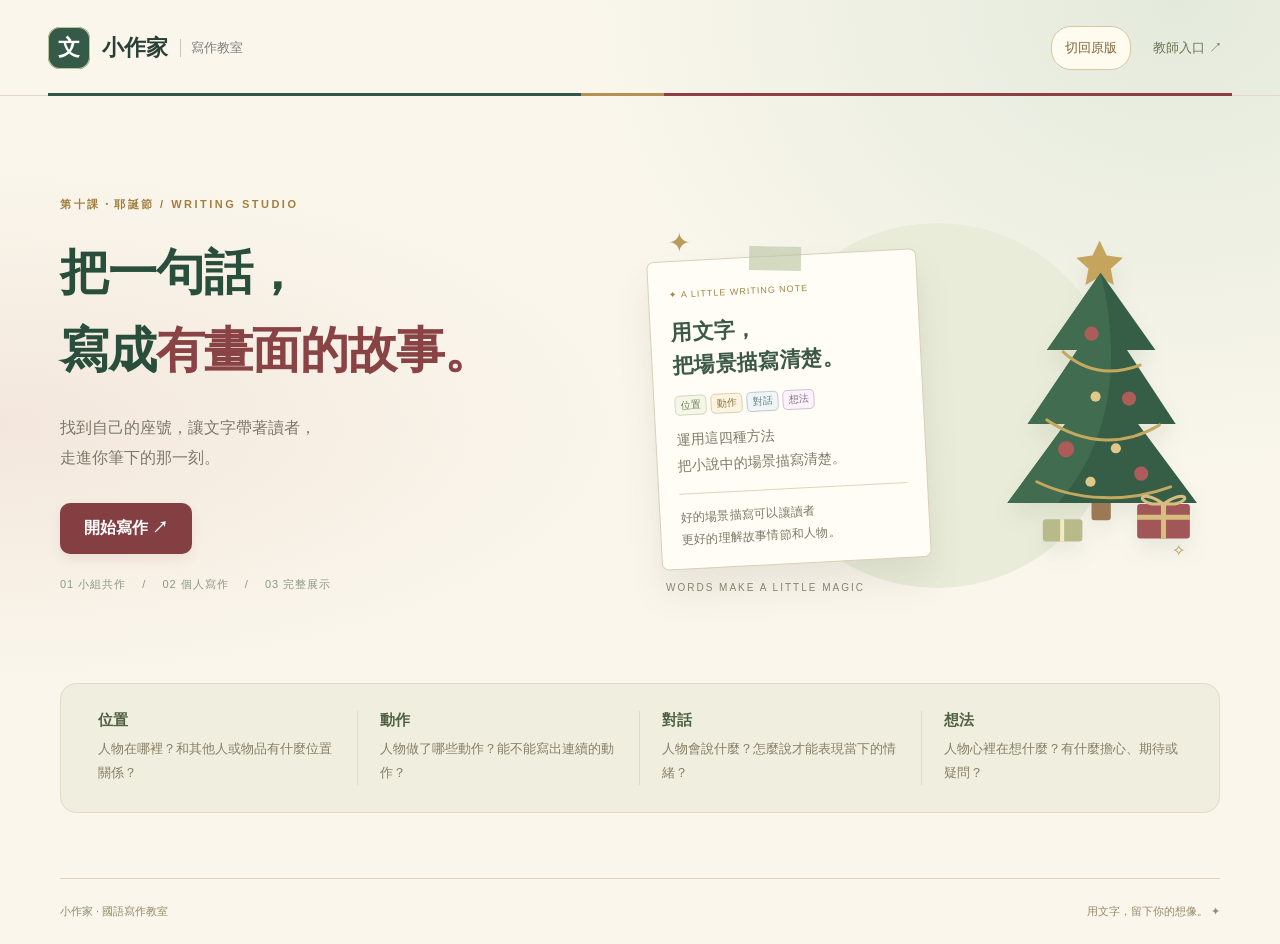
<file: public/index.html>
<!doctype html>
<html lang="zh-Hant">
<head><meta charset="utf-8"><meta name="viewport" content="width=device-width,initial-scale=1,viewport-fit=cover"><meta name="theme-color" content="#355b48"><title>小作家・耶誕節寫作教室</title><meta name="description" content="運用位置、動作、對話、想法，完成有畫面的故事。"><link rel="stylesheet" href="./styles.css?v=20261125-text-09"><link rel="preload" as="script" href="./app.bundle.js?v=20261125-text-09"></head>
<body class="christmas"><div class="app"><header><a href="#" onclick="event.preventDefault();if(window.home)home()"><span class="logo">文</span>小作家 <small>寫作教室</small></a><div class="header-actions"><button class="theme-toggle" id="theme-toggle" data-boot-control disabled onclick="toggleChristmas()">切回原版</button><button class="text-btn" data-boot-control disabled onclick="teacherEntry()">教師入口 ↗</button></div></header><main><div id="global-message" class="alert" role="alert" hidden></div><div id="startup-status" class="connection-status" role="status">寫作教室載入中，請稍候…</div><div id="app"><div class="hero"><div class="hero-copy"><span class="eyebrow"><span class="everyday-only">OUR LITTLE WRITING STUDIO</span><span class="holiday-only">第十課・耶誕節 / WRITING STUDIO</span></span><h1>把一句話，<br>寫成<span>有畫面的故事。</span></h1><p>找到自己的座號，讓文字帶著讀者，<br>走進你筆下的那一刻。</p><button disabled aria-disabled="true" class="primary">開始寫作 ↗</button><div class="micro">01 小組共作　 /　 02 個人寫作　 /　 03 完整展示</div></div><div class="illustration everyday-art"><div class="orb"></div><div class="paper"><div class="paper-top">STORY NOTE ✦</div><h2>故事，從這裡開始。</h2><p>用位置、動作、對話與想法，<br>寫出有畫面的故事。</p><div class="fake-line"></div><div class="fake-line short"></div><span class="tag tag1">位置</span><span class="tag tag2">動作</span><span class="tag tag3">對話</span><span class="tag tag4">想法</span></div></div><div class="holiday-art"><div class="holiday-halo"></div><svg class="holiday-tree" viewBox="0 0 240 340" aria-hidden="true" xmlns="http://www.w3.org/2000/svg"><path d="M116 29l7 15 16 2-12 11 3 16-14-8-14 8 3-16-12-11 16-2z" fill="#c5a45d"/><rect x="108" y="253" width="19" height="52" rx="3" fill="#9a7954"/><path d="M117 61L64 137h30l-49 73h37l-57 78h187l-58-78h37l-48-73h28z" fill="#365d46"/><path d="M117 61L64 137h30l-49 73h37l-57 78h50c49-55 65-131 42-227" fill="#426c50"/><path d="M80 139c23 21 49 23 76 13M64 206c39 26 78 25 111 5M54 267c39 19 89 21 132 5" fill="none" stroke="#c3a85e" stroke-width="3" stroke-linecap="round"/><g fill="#ac5c59"><circle cx="108" cy="121" r="7"/><circle cx="145" cy="185" r="7"/><circle cx="83" cy="235" r="8"/><circle cx="157" cy="259" r="7"/></g><g fill="#dfc88a"><circle cx="112" cy="183" r="5"/><circle cx="132" cy="234" r="5"/><circle cx="107" cy="267" r="5"/></g><rect x="153" y="289" width="52" height="34" rx="3" fill="#a15757"/><path d="M179 289v34M153 302h52" stroke="#d8bd81" stroke-width="5"/><path d="M179 289c-21-15-29-4-11 0zm0 0c21-15 29-4 11 0z" fill="none" stroke="#d8bd81" stroke-width="3"/><rect x="60" y="304" width="39" height="22" rx="3" fill="#b8ba8a"/><path d="M79 304v22" stroke="#f5e9c4" stroke-width="4"/></svg><div class="holiday-note"><small>✦ A LITTLE WRITING NOTE</small><h2>用文字，<br>把場景描寫清楚。</h2><div class="note-skills"><span>位置</span><span>動作</span><span>對話</span><span>想法</span></div><p class="note-methods">運用這四種方法<br>把小說中的場景描寫清楚。</p><p class="note-closing">好的場景描寫可以讓讀者<br>更好的理解故事情節和人物。</p></div><span class="holiday-star">✦</span><span class="holiday-star second">✧</span><span class="holiday-caption">WORDS MAKE A LITTLE MAGIC</span></div></div><section class="bottom-strip"><div><b>位置</b><span>人物在哪裡？和其他人或物品有什麼位置關係？</span></div><div><b>動作</b><span>人物做了哪些動作？能不能寫出連續的動作？</span></div><div><b>對話</b><span>人物會說什麼？怎麼說才能表現當下的情緒？</span></div><div><b>想法</b><span>人物心裡在想什麼？有什麼擔心、期待或疑問？</span></div></section></div><noscript>請啟用瀏覽器 JavaScript 後再使用寫作教室。</noscript></main><footer><span>小作家 · 國語寫作教室</span><span>用文字，留下你的想像。 ✦</span></footer></div><script>(function(){
 window.__WRITER_READY__=false;
 window.__writerStartupError=function(){
  if(window.__WRITER_READY__)return;
  var status=document.getElementById('startup-status');
  if(status){status.hidden=false;status.innerHTML='寫作教室尚未載入完成，請檢查網路後<a class="text-btn" href="./?retry=20261125-text-09">重新載入</a>。';}
 };
 window.addEventListener('error',function(e){if(!window.__WRITER_READY__&&(e.target&&e.target.tagName==='SCRIPT'||e.error))window.__writerStartupError();},true);
 window.addEventListener('unhandledrejection',function(){if(!window.__WRITER_READY__)window.__writerStartupError();});
 setTimeout(function(){if(!window.__WRITER_READY__)window.__writerStartupError();},8000);
})();</script><script defer src="./app.bundle.js?v=20261125-text-09"></script></body>
</html>
</file>
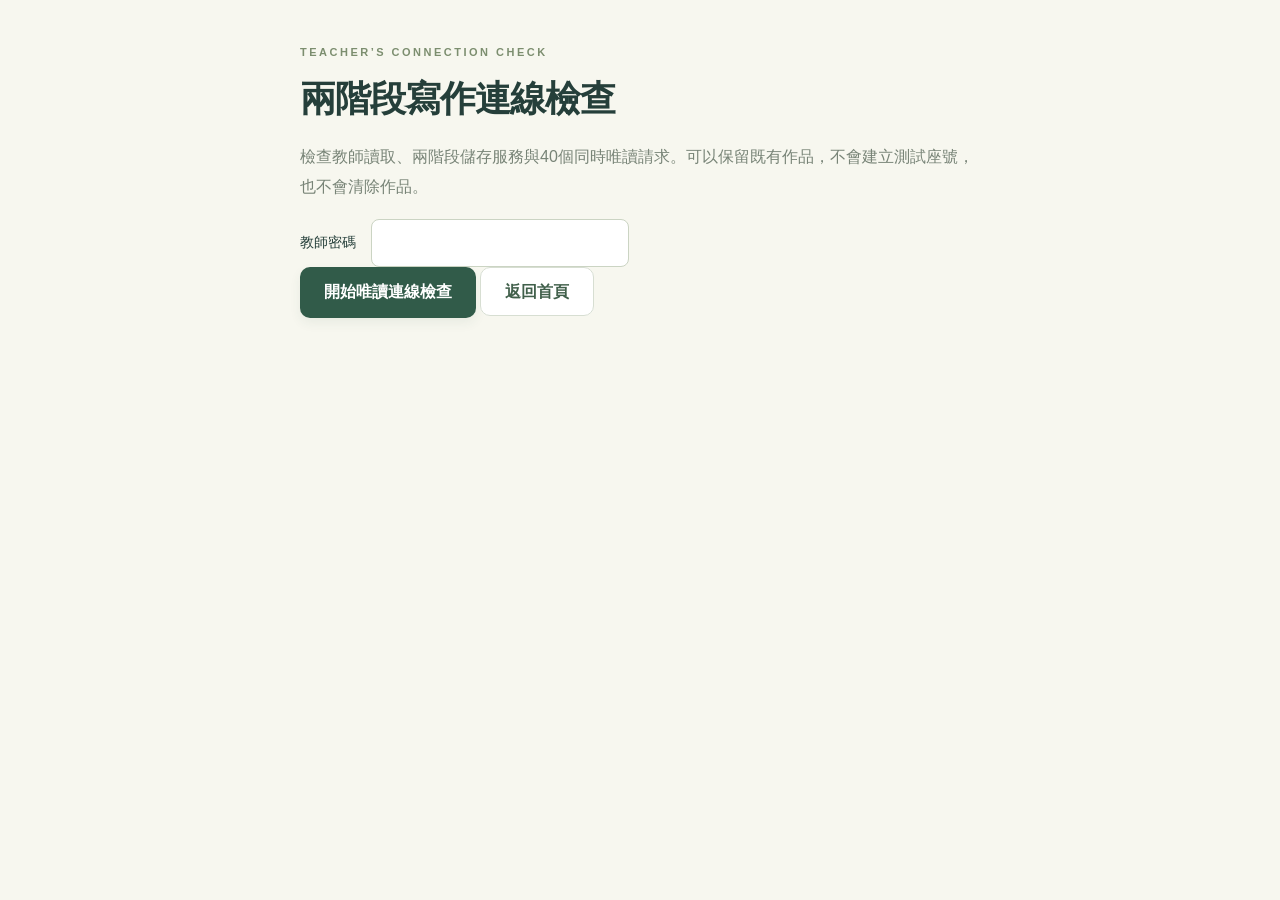
<file: public/connection-check.html>
<!doctype html><html lang="zh-Hant"><head><meta charset="utf-8"><meta name="viewport" content="width=device-width,initial-scale=1"><title>兩階段寫作・唯讀連線檢查</title><link rel="stylesheet" href="./styles.css?v=20261118-observers-06"></head><body><main style="max-width:760px"><span class="eyebrow">TEACHER’S CONNECTION CHECK</span><h1>兩階段寫作連線檢查</h1><p>檢查教師讀取、兩階段儲存服務與40個同時唯讀請求。可以保留既有作品，不會建立測試座號，也不會清除作品。</p><form id="test-form"><label class="code">教師密碼<input id="test-pin" type="password" required autocomplete="off"></label><button class="primary" id="run-test">開始唯讀連線檢查</button> <a class="secondary" href="./index.html">返回首頁</a></form><section id="test-log" role="status" aria-live="polite" style="margin-top:25px"></section></main><script type="module" src="./connection-check.js?v=20261118-observers-06"></script></body></html>
</file>
<file: public/styles.css>
*{box-sizing:border-box}body{margin:0;font-family:"Noto Sans TC","Microsoft JhengHei",sans-serif;color:#253f3a;background:#f7f7ef}button,input,textarea{font:inherit}button,a,input,textarea{touch-action:manipulation}button{cursor:pointer;border:0}button:disabled{opacity:.45;cursor:not-allowed}a{color:inherit;text-decoration:none}header{height:96px;max-width:1320px;margin:auto;padding:0 48px;display:flex;align-items:center;justify-content:space-between;border-bottom:1px solid #dfe4d8}header a{font-size:22px;font-weight:bold;display:flex;align-items:center;gap:12px}header small{font-size:13px;font-weight:normal;color:#74817a;padding-left:10px;border-left:1px solid #bfc9bc}.logo{background:#315b49;color:#fff;border-radius:12px;display:inline-grid;place-items:center;width:42px;height:42px;font-family:serif}.header-note{font-size:12px;color:#7b877a}.text-btn{background:none;color:#52705e;padding:10px;font-size:14px}.app{min-height:100vh}main{max-width:1240px;min-height:calc(100vh - 180px);margin:auto;padding:42px 40px 65px}h1{font-size:36px;line-height:1.5;letter-spacing:-1px;margin:12px 0}p{line-height:1.9;color:#788477}.eyebrow{font-size:11px;letter-spacing:2.5px;font-weight:bold;color:#7c8e6f}.hero{display:grid;grid-template-columns:1.08fr 1fr;align-items:center;min-height:510px;gap:38px}.hero h1{font-family:Georgia,"Microsoft JhengHei",serif;font-size:49px;line-height:1.6;margin:22px 0}.hero h1 span{color:#527b53}.hero p{font-size:16px;margin-bottom:30px}.primary,.secondary{border-radius:10px;padding:15px 24px;font-weight:bold;min-height:48px}.primary{background:#315b49;color:white;box-shadow:0 5px 12px #315b4912}.primary b{margin-left:36px}.secondary{background:#fff;border:1px solid #d7ded2;color:#41604b}.micro{font-size:11px;color:#8c9886;margin-top:23px;letter-spacing:1px}.illustration{position:relative;height:420px;display:grid;place-items:center}.orb{position:absolute;width:360px;height:360px;border-radius:50%;background:#e6ead7}.paper{width:330px;height:340px;background:#fffef8;box-shadow:0 24px 45px #42563817;border:1px solid #e0e3d7;transform:rotate(-7deg);padding:30px;position:relative;border-radius:6px}.paper-top{font-size:10px;letter-spacing:3px;color:#8f9d83;display:flex;justify-content:space-between;border-bottom:1px solid #e3e6db;padding-bottom:20px}.paper h2{font-size:21px;margin:27px 0 17px}.paper p{font-size:15px;line-height:2.3}.fake-line{height:1px;background:#e6e8de;margin:24px 0;width:95%}.fake-line.short{width:65%}.tag{position:absolute;padding:10px 22px;border-radius:7px;font-size:14px;box-shadow:0 5px 12px #3344330c;transform:rotate(7deg)}.tag1{top:50px;left:-40px;background:#d8e6ce}.tag2{right:-38px;top:140px;background:#f6dfac}.tag3{bottom:65px;left:-25px;background:#e2e7f0}.tag4{bottom:-10px;right:25px;background:#f3dcd2}.pencil{position:absolute;font-size:140px;color:#c59c4e;right:5px;bottom:25px;transform:rotate(-22deg)}.spark{position:absolute;top:10px;right:18px;font-size:45px;color:#a8b687}.bottom-strip{display:grid;grid-template-columns:repeat(4,1fr);background:#eef0e5;border:1px solid #e3e6da;border-radius:16px;padding:27px 15px;margin-top:35px}.bottom-strip div{padding:0 22px;border-right:1px solid #d8decd}.bottom-strip div:last-child{border:0}.bottom-strip b{display:block;font-size:15px;margin-bottom:7px}.bottom-strip span{font-size:11px;color:#839078}footer{display:flex;justify-content:space-between;max-width:1160px;margin:auto;border-top:1px solid #dfe4d8;padding:25px 0;color:#8b9583;font-size:11px}.section-head{display:flex;align-items:center;justify-content:space-between;gap:20px;margin:10px 0 28px}.section-head p{margin:4px 0}h3{font-size:17px;margin:30px 0 18px}h3 small{font-size:12px;font-weight:normal;color:#8b9583;margin-left:10px}.seat-grid{display:grid;grid-template-columns:repeat(9,1fr);gap:13px}.seat{padding:19px 5px;background:#fffef9;border:1px solid #dfe5d8;border-radius:12px;color:#3d594a;transition:transform .15s}.seat:hover{transform:translateY(-3px);border-color:#7b9771}.seat strong{font-size:27px;display:block;font-weight:500}.seat span{display:block;font-size:11px;margin-top:7px;color:#8d9987}.seat.submitted{background:#dfebd8;border-color:#b5cbaa}.seat.submitted span{color:#456e43}.seat.writing{background:#fff0d0;border-color:#ecd8a1}.code{display:flex;align-items:center;gap:15px;font-size:14px}input{border:1px solid #cbd4c3;border-radius:8px;padding:12px;background:white;color:#304f40}input:focus,textarea:focus{outline:3px solid #b8d3ab;outline-offset:2px}.demo{background:#eeefdf;color:#78825e;border-radius:8px;padding:12px 18px;font-size:13px;margin-bottom:20px}.writing-paper,.display-paper{background:#fffef9;border:1px solid #e0e4d8;border-radius:16px;padding:36px 45px;box-shadow:0 12px 35px #30493005}.writing-paper{font-size:22px;line-height:2.3}.blank{display:block;position:relative;margin:12px 0 20px}.blank>span{font-size:12px;line-height:1.5;background:#e4ecd9;color:#5b754c;padding:4px 10px;border-radius:5px;display:inline-block;margin-bottom:8px}.blank textarea{display:block;width:100%;border:1px solid #ccd8be;border-radius:9px;padding:12px 16px;background:#f7f9ef;color:#304d39;font-size:21px;line-height:1.7;resize:vertical}.blank textarea::placeholder{color:#a4ad9c;font-size:16px}.actions{display:flex;align-items:center;justify-content:flex-end;gap:16px;margin:24px 0}.save-note{margin-right:auto;font-size:13px;color:#7a8a6c}.success{color:#457147;font-weight:bold}details{margin-top:25px;padding:20px;background:#edf0e5;border-radius:12px}summary{cursor:pointer}.reading{font-family:Georgia,"Microsoft JhengHei",serif;font-size:clamp(24px,2.7vw,40px);line-height:2.15;white-space:pre-wrap;overflow-wrap:anywhere}mark{background:#e7efd6;color:inherit;padding:2px 0;box-decoration-break:clone}mark.plain{background:none}.login{max-width:470px;margin:70px auto;padding:40px;background:#fffef9;border:1px solid #e0e4d8;border-radius:18px}.login h1{font-size:30px}.login p{font-size:14px}.login label{display:block;font-size:13px;margin-top:30px}.login input{display:block;width:100%;margin:10px 0 24px}.login button{width:100%}.stats{display:grid;grid-template-columns:repeat(4,1fr);gap:15px;margin-bottom:28px}.stats div{background:#eeefdf;border-radius:12px;padding:20px}.stats strong{display:block;font-size:35px}.stats small{font-size:18px;font-weight:normal;color:#8e9b82}.stats span{font-size:12px;color:#7c8e6f}.legend{font-size:12px;color:#547c4b;margin-bottom:18px}.legend span{color:#b49347}.seat-badge{background:#315b49;color:white;border-radius:10px;font-size:28px;padding:8px 14px;margin-right:12px}.display-tools{display:flex;align-items:center;gap:24px;font-size:13px;margin-bottom:18px;color:#6c815f}.display-tools label{margin-left:auto}.display-paper{min-height:330px}.empty{text-align:center;padding:70px 15px;color:#94a087;font-size:22px}.empty p{font-size:14px}.release{font-size:12px;display:block;margin-left:auto;color:#9b8b79}.alert{padding:15px;background:#fff0e9;color:#9b4d32;border:1px solid #ebcdbd;border-radius:9px;margin-bottom:20px}.presentation header{height:65px}.presentation main{max-width:1440px}.presentation h1{font-size:30px}@media(min-width:1500px){.hero{min-height:590px}}@media(max-width:900px){header{padding:0 24px}.header-note{display:none}main{padding:30px 24px}.hero{gap:5px}.hero h1{font-size:36px}.paper{width:260px;height:310px;padding:24px}.orb{width:290px;height:290px}.pencil{font-size:100px;right:-10px}.seat-grid{grid-template-columns:repeat(7,1fr)}footer{margin:0 24px}.bottom-strip div{padding:0 12px}.bottom-strip span{line-height:1.7;display:block}}@media(max-width:650px){header{height:75px;padding:0 18px}header a{font-size:18px}header small{display:none}main{padding:26px 18px}.hero{grid-template-columns:1fr}.hero h1{font-size:36px}.illustration{height:350px}.hero-copy{padding:10px}.bottom-strip{grid-template-columns:1fr 1fr;gap:22px}.bottom-strip div:nth-child(2){border:0}.seat-grid{grid-template-columns:repeat(5,1fr);gap:9px}.seat{padding:14px 5px}.seat strong{font-size:24px}.section-head{align-items:flex-start;flex-direction:column}h1{font-size:28px}.code{align-items:flex-start;flex-direction:column}.code input{width:100%}.writing-paper,.display-paper{padding:22px}.writing-paper{font-size:20px}.stats{grid-template-columns:1fr 1fr}.display-tools{gap:8px;flex-wrap:wrap}.actions{flex-wrap:wrap}.save-note{width:100%}.login{margin:30px auto;padding:26px}footer{line-height:1.8;gap:20px}.reading{font-size:25px}}

.writing-paper{white-space:pre-wrap}.topic-grid{display:grid;grid-template-columns:repeat(3,1fr);gap:24px;margin:36px 0}.topic-card{text-align:left;border:1px solid #d8e1ce;border-radius:18px;padding:30px;background:#fffef9;color:#315b49;min-height:280px}.topic-card:hover{border-color:#79956c;background:#f0f4e6}.topic-card h2{line-height:1.6;font-size:24px;margin:20px 0}.topic-card p{font-size:14px;line-height:1.9}.topic-card>span:last-child{display:block;margin-top:26px;font-size:14px;font-weight:bold}@media(max-width:750px){.topic-grid{grid-template-columns:1fr}.topic-card{min-height:0}}.writing-paper{max-width:900px;margin:0 auto;padding:30px 38px;font-size:23px;line-height:1.95;white-space:pre-wrap;overflow-wrap:anywhere}.writing-paper .blank{display:block;margin:16px 0 24px;padding:18px 20px;background:#f1f5e9;border:1px solid #d7e2cb;border-radius:14px;white-space:normal}.writing-paper .blank:focus-within{border-color:#648357;box-shadow:0 0 0 3px #dce8d2}.writing-paper .blank>span{font-size:14px;margin:0 10px 10px 0;padding:5px 11px;background:#dfead2}.field-hint{display:block;color:#425c37;font-size:18px;font-weight:500;line-height:1.6;margin:0 0 12px}.writing-paper .blank textarea{box-sizing:border-box;display:block;width:100%;min-height:130px;background:#fffefb;border:1px solid #cbd8bf;padding:15px 17px;border-radius:9px;font-size:23px;line-height:1.7;resize:vertical;overflow:hidden;scroll-margin-block:110px 180px}.writing-paper .blank textarea::placeholder{font-size:18px;color:#8b9782}.writing-paper .blank textarea:focus{outline:2px solid #8da77d;outline-offset:2px}.writing-paper .blank textarea:disabled{opacity:1;background:#f7f8f3;color:#3f5739}.writing-actions{max-width:900px;margin:22px auto 28px;align-items:center}.writing-actions button{min-height:54px}.writing-preview{max-width:900px;margin:20px auto 40px;padding:18px 24px}.writing-preview summary{min-height:44px;display:flex;align-items:center;font-weight:600}.writing-preview .reading{font-size:24px;line-height:1.95;padding:16px 0}.writing-tip{max-width:900px;margin:0 auto 20px;background:#edf1e4;color:#60754e;border-radius:10px;padding:13px 18px;font-size:15px;line-height:1.7}@media(max-width:900px){.writing-paper{padding:25px 28px;font-size:22px}.writing-paper .blank textarea{font-size:22px}}@media(max-width:600px){.writing-paper{padding:20px 16px;font-size:21px}.writing-paper .blank{padding:14px 12px;margin:14px 0 22px}.writing-paper .blank textarea{font-size:21px;min-height:125px;padding:12px}.field-hint{font-size:17px}.writing-actions{justify-content:space-between;gap:12px}.writing-actions .primary{flex:1}.writing-preview{padding:14px 18px}.writing-preview .reading{font-size:22px}}
/* Compact article blanks with in-field prompts. */
.writing-paper{padding:28px 32px;font-size:22px;line-height:2.25}
.writing-paper .blank{display:inline-flex;align-items:center;vertical-align:middle;gap:7px;max-width:100%;margin:3px 4px;padding:0;background:transparent;border:0;border-radius:0;white-space:normal}
.writing-paper .blank:focus-within{border:0;box-shadow:none}
.writing-paper .blank>span{flex:none;margin:0;padding:0;background:transparent;color:#8b9484;font-size:12px;line-height:1.4}
.writing-paper .blank textarea{display:inline-block;box-sizing:border-box;width:330px;max-width:calc(100vw - 145px);min-height:44px;padding:5px 8px;border:0;border-bottom:1px dashed #a8b69b;border-radius:0;background:transparent;font-size:21px;line-height:1.6;resize:vertical;overflow:hidden}
.writing-paper .blank textarea::placeholder{font-size:17px;color:#929d87}
.writing-paper .blank textarea:focus{outline:2px solid #adc49d;outline-offset:1px;background:#fbfcf7;border-radius:4px}
.writing-paper .blank textarea:disabled{background:transparent;color:#3f5739}
@media(max-width:600px){.writing-paper{padding:18px 16px;font-size:20px;line-height:2.2}.writing-paper .blank{margin:2px 0;gap:5px;padding:0}.writing-paper .blank textarea{width:285px;max-width:calc(100vw - 118px);min-height:44px;padding:5px 6px;font-size:20px}.writing-paper .blank textarea::placeholder{font-size:16px}}

/* Small category badges above the left edge of each blank. */
.writing-paper .blank{position:relative;display:inline-flex;gap:0;margin:17px 4px 3px;vertical-align:middle}
.writing-paper .blank>span{position:absolute;left:3px;top:-16px;z-index:1;display:inline-block;margin:0;padding:2px 7px;border:1px solid;border-radius:5px;font-size:12px;font-weight:500;line-height:1.35;white-space:nowrap;letter-spacing:.04em}
.writing-paper .blank[data-kind="位置"]>span{color:#55734e;border-color:#adc5a2;background:#f4f8ef}
.writing-paper .blank[data-kind="動作"]>span{color:#977135;border-color:#d7be8c;background:#fff9ec}
.writing-paper .blank[data-kind="對話"]>span{color:#5b7195;border-color:#aebfd6;background:#f2f6fc}
.writing-paper .blank[data-kind="想法"]>span{color:#86618e;border-color:#cbb3d1;background:#faf3fb}
@media(max-width:600px){.writing-paper .blank{margin:17px 1px 3px;gap:0}.writing-paper .blank>span{font-size:11px;padding:2px 6px;top:-15px}}

/* A reversible Christmas theme; the original style remains available. */
.theme-toggle{border:1px solid #cbd5c3;border-radius:20px;background:#fffef8;padding:9px 13px;font-size:12px;color:#476445;white-space:nowrap}
.header-actions{display:flex;align-items:center;gap:12px}
.holiday-only{display:none}
body.christmas{color:#293f37;background:#faf6ec;background-image:radial-gradient(ellipse at 92% 0%,#e3eadc 0,transparent 36%),radial-gradient(ellipse at 0% 45%,#f3e7dc 0,transparent 35%)}
.christmas header{border-color:#e1d9c6;position:relative}
.christmas header::before{content:"";position:absolute;height:3px;background:linear-gradient(90deg,#355646 0 45%,#b59152 45% 52%,#903e43 52% 100%);bottom:-1px;left:48px;right:48px}
.christmas .logo{background:#355b48;box-shadow:inset 0 0 0 1px #b7c69e}
.christmas .primary{background:#843f43;box-shadow:0 5px 12px #843f4317}
.christmas .primary:hover{background:#70353a}
.christmas .secondary{background:#fffcf4;border-color:#d6cfb9;color:#3c5f48}
.christmas .text-btn{color:#6e744e}
.christmas .eyebrow{color:#a27f41}
.christmas .hero h1{color:#294f3c}
.christmas .hero h1 span{color:#8a4345}
.christmas .hero p{color:#7c7968}
.christmas .bottom-strip{background:#f0eedf;border-color:#e3dbc4}
.christmas .bottom-strip b{color:#506144}
.christmas .bottom-strip span{color:#877f67}
.christmas .theme-toggle{background:#fffbef;border-color:#d8c7a2;color:#81643a}
.christmas .seat{background:#fffdf7;border-color:#dfd8c4}
.christmas .seat:hover{border-color:#a38953;background:#f7f2e6}
.christmas .seat.submitted{background:#e3eddb;border-color:#b7c8a7}
.christmas .seat.writing{background:#f8ebd8;border-color:#d8bb89}
.christmas .topic-card{background:#fffdf7;border-color:#ddd5c0;border-top:3px solid #678268}
.christmas .topic-card:nth-child(2){border-top-color:#a16b62}
.christmas .topic-card:nth-child(3){border-top-color:#b69b62}
.christmas .topic-card:hover{background:#f8f3e7}
.christmas .writing-paper,.christmas .display-paper{background:#fffef9;border-color:#ded7c4;box-shadow:0 10px 34px #75664708}
.christmas .writing-paper{border-top:3px solid #637e60}
.christmas .writing-tip,.christmas .demo{background:#f0eddd;color:#817554}
.christmas .stats div,.christmas details{background:#eeefdf}
.christmas mark{background:#e8eed7}
.christmas footer{border-color:#dfd5bd;color:#978969}
.christmas .holiday-only{display:inline}
.christmas .everyday-only{display:none}
.holiday-art{display:none;position:relative;height:430px;width:100%}
.christmas .everyday-art{display:none}
.christmas .holiday-art{display:block}
.holiday-halo{position:absolute;width:345px;height:345px;background:#e9ecd9;border-radius:50%;top:40px;left:50%;transform:translateX(-50%)}
.holiday-tree{position:absolute;width:230px;height:325px;right:-4px;top:16px;filter:drop-shadow(0 16px 14px #334e3220)}
.holiday-note{position:absolute;width:260px;height:280px;background:#fffdf5;left:4px;top:102px;transform:rotate(-7deg);border:1px solid #d9cfb8;border-radius:7px;box-shadow:0 22px 35px #4b52301a;padding:26px}
.holiday-note:before{content:"";position:absolute;width:70px;height:24px;background:#bdc9a6a8;left:90px;top:-10px;transform:rotate(4deg)}
.holiday-note small{color:#a0854a;font-size:10px;letter-spacing:2px}
.holiday-note h2{color:#3b5944;font-size:21px;line-height:1.6;margin:24px 0 14px}
.holiday-note p{font-size:14px;line-height:2.2;color:#87836e}
.holiday-note .fake-line{background:#e0dfcc;margin:16px 0}
.holiday-seal{position:absolute;bottom:19px;right:20px;color:#a35555;font-size:28px}
.holiday-star{position:absolute;color:#b99b5b;font-size:27px;left:14px;top:44px}
.holiday-star.second{font-size:16px;left:auto;right:35px;top:358px}
.holiday-caption{position:absolute;bottom:8px;left:12px;color:#8b896c;font-size:10px;letter-spacing:2px}
@media(max-width:900px){.holiday-note{width:225px;left:0;padding:22px}.holiday-tree{width:200px;right:-16px}.holiday-halo{width:290px;height:290px;top:58px}.header-actions{gap:5px}.christmas header::before{left:24px;right:24px}}
@media(max-width:650px){.header-actions .text-btn{font-size:11px;padding:8px 3px}.theme-toggle{font-size:11px;padding:8px 9px}header a{gap:7px;font-size:16px}.holiday-art{height:370px;max-width:365px;margin:auto}.holiday-tree{right:0;width:200px;top:4px}.holiday-note{top:86px;height:250px;left:8px}.holiday-halo{top:30px}.holiday-caption{bottom:-3px}.holiday-note h2{font-size:19px}.christmas header::before{left:18px;right:18px}}

/* Fonts are scoped to story text, leaving navigation and labels unchanged. */
.writing-paper,.writing-paper .blank textarea,.display-paper .reading,.writing-preview .reading{font-family:"DFKai-SB","BiauKai","標楷體","KaiTi","STKaiti",serif}
.writing-paper .blank>span{font-family:"Noto Sans TC","Microsoft JhengHei",sans-serif}
.bottom-strip span{font-size:13px;line-height:1.85;display:block}
.dashboard-heading{display:flex;align-items:center;justify-content:space-between;gap:20px;margin-bottom:24px}
.dashboard-heading p{margin-bottom:0}
.dashboard-heading .secondary{flex:none}
.holiday-note{width:328px;height:auto;min-height:350px;left:-15px;top:53px;transform:rotate(-4deg);padding:27px 27px 24px}
.holiday-note:before{left:125px}
.holiday-note h2{font-size:23px;margin:17px 0 15px;line-height:1.45;letter-spacing:.02em}
.holiday-note .note-skills{display:flex;gap:6px;flex-wrap:wrap;margin:0 0 15px}
.note-skills span{font-size:11px;border:1px solid #d0d9bc;border-radius:5px;padding:3px 7px;color:#657b50;background:#f5f6e8}
.note-skills span:nth-child(2){border-color:#e0cfa6;color:#917439;background:#fbf4e2}
.note-skills span:nth-child(3){border-color:#b9cbd5;color:#637e8c;background:#f0f6f6}
.note-skills span:nth-child(4){border-color:#d2bfd4;color:#8b6a8d;background:#faf4fa}
.holiday-note p{font-size:14px;line-height:1.9;margin:0 0 11px;color:#6c715d}
.holiday-note p strong{color:#456149;font-weight:600}
.holiday-note .note-closing{border-top:1px solid #dfd5b9;padding-top:12px;margin:15px 0 0;font-size:12px;letter-spacing:.02em;color:#997b40}
.holiday-note .holiday-seal{right:20px;bottom:16px;font-size:22px}
.christmas .holiday-art{height:450px}
.christmas .holiday-tree{right:-17px}
@media(max-width:1000px) and (min-width:651px){.christmas .hero{grid-template-columns:1fr}.christmas .hero-copy{text-align:center}.christmas .holiday-art{width:480px;max-width:100%;margin:0 auto}.christmas .holiday-note{left:0}.christmas .holiday-tree{right:-5px}}
@media(max-width:650px){.christmas .holiday-art{height:455px;max-width:370px}.christmas .holiday-note{width:calc(100% - 46px);left:2px;top:56px;padding:24px 22px;min-height:350px}.holiday-note h2{font-size:22px}.holiday-note p{font-size:14px}.holiday-note:before{left:110px}.christmas .holiday-tree{width:185px;right:-6px;top:0}.christmas .holiday-caption{bottom:0}.holiday-star.second{top:419px}.bottom-strip{gap:22px 12px}.bottom-strip span{font-size:12px}.dashboard-heading{align-items:flex-start}.dashboard-heading h1{font-size:25px}.dashboard-heading .secondary{padding:12px 15px;font-size:13px}}

.christmas .holiday-art{height:515px}.holiday-note .holiday-seal{display:none}@media(max-width:650px){.christmas .holiday-art{height:530px}.holiday-star.second{top:470px}}

.proper-name{text-decoration-line:underline;text-decoration-style:solid;text-decoration-thickness:1px;text-underline-offset:.18em;text-decoration-skip-ink:none}
.self-check{max-width:900px;margin:22px auto 6px;padding:15px 18px 8px;border:1px solid #dce1ce;border-radius:10px;background:#fbfcf6;font-family:"Noto Sans TC","Microsoft JhengHei",sans-serif}
.self-check legend{font-size:15px;font-weight:600;color:#4c6544;padding:0 7px}
.self-check legend small{font-size:12px;color:#869174;font-weight:400;margin-left:8px}
.check-grid{display:grid;grid-template-columns:1fr 1fr;column-gap:20px}
.check-grid label{display:flex;align-items:center;gap:9px;font-size:14px;line-height:1.6;min-height:44px;cursor:pointer;color:#506048}
.check-grid input{appearance:auto;width:19px;height:19px;min-width:19px;margin:0;padding:0;accent-color:#55764a;cursor:pointer}
.submit-reminder{max-width:900px;margin:10px auto 0;padding:11px 16px;background:#fff1e4;border:1px solid #d6b08b;border-radius:7px;color:#96572e;font-size:14px;line-height:1.7}
.submit-reminder[hidden]{display:none}
.christmas .hero{grid-template-columns:minmax(0,1fr) minmax(0,1fr);gap:28px}
.christmas .hero-copy{text-align:left;min-width:0}
.christmas .holiday-art{width:100%;min-width:0;margin:0;height:435px}
.christmas .holiday-note{width:min(310px,calc(100% - 28px));min-height:0;left:0;top:55px;padding:25px 24px 20px}
.holiday-note h2{font-size:23px;margin:17px 0 17px}
.holiday-note .note-methods{font-size:16px;line-height:1.95;color:#526747;margin-top:17px}
.holiday-note .note-closing{font-size:14px;line-height:1.95;padding-top:15px;margin-top:18px;color:#8b754b}
.christmas .holiday-tree{right:-8px;top:5px;width:210px}
.christmas .holiday-halo{max-width:100%}
@media(min-width:651px) and (max-width:1000px){.christmas .hero{grid-template-columns:minmax(0,1fr) minmax(0,1fr);gap:20px}.christmas .hero-copy{text-align:left}.christmas .hero h1{font-size:34px}.christmas .holiday-art{width:100%;height:445px}.christmas .holiday-note{left:0;width:calc(100% - 12px);padding:24px 20px}.christmas .holiday-tree{right:-13px;width:175px;top:2px}.holiday-note h2{font-size:22px}.holiday-note .note-methods{font-size:15px}.holiday-note .note-closing{font-size:13px}}
@media(max-width:650px){.check-grid{grid-template-columns:1fr}.self-check{padding:12px 13px 5px}.self-check legend small{display:block;margin:5px 0 0}.christmas .hero{grid-template-columns:minmax(0,1fr) minmax(0,1fr);gap:12px}.christmas .hero-copy{padding:0}.christmas .hero h1{font-size:clamp(23px,4.8vw,31px);line-height:1.65;letter-spacing:-.5px}.christmas .hero p{font-size:12px;line-height:1.9}.christmas .hero .eyebrow{font-size:9px;letter-spacing:1px}.christmas .hero .primary{font-size:13px;padding:12px 15px}.christmas .micro{font-size:9px;line-height:1.9;letter-spacing:0}.christmas .holiday-art{height:440px;max-width:none}.christmas .holiday-note{width:100%;left:0;top:70px;padding:20px 12px 16px;transform:rotate(-3deg)}.holiday-note h2{font-size:18px;line-height:1.6;margin:16px 0 12px}.holiday-note small{font-size:8px;letter-spacing:.7px}.holiday-note .note-skills{gap:4px}.note-skills span{font-size:10px;padding:2px 5px}.holiday-note .note-methods{font-size:12px;line-height:1.9;margin-top:13px}.holiday-note .note-closing{font-size:11px;line-height:1.9;margin-top:12px;padding-top:10px}.christmas .holiday-tree{width:140px;right:-10px;top:8px}.holiday-note:before{left:35%;width:50px;height:20px}.holiday-star,.holiday-star.second,.holiday-caption{display:none}}

/* Keep the note and tree in separate parts of the illustration. */
.christmas .holiday-art{position:relative;height:420px;isolation:isolate}
.christmas .holiday-note{left:0;top:72px;width:59%;max-width:270px;min-height:0;padding:22px 20px 18px;z-index:2;transform:rotate(-3deg)}
.christmas .holiday-tree{right:-1%;top:28px;width:43%;height:auto;z-index:1;filter:drop-shadow(0 12px 10px #334e3215)}
.christmas .holiday-halo{width:90%;height:auto;aspect-ratio:1;max-width:365px;top:40px;z-index:0}
.christmas .holiday-note h2{font-size:21px;line-height:1.55;margin:15px 0 14px}
.christmas .holiday-note .note-methods{font-size:14px;line-height:1.85;margin:12px 0 0}
.christmas .holiday-note .note-closing{font-size:12px;line-height:1.85;margin:14px 0 0;padding-top:12px}
.christmas .holiday-note small{font-size:9px;letter-spacing:1px}
.christmas .holiday-note:before{width:52px;left:38%}
.christmas .holiday-note .note-skills{gap:4px;margin-bottom:10px}
.christmas .note-skills span{font-size:10px;padding:2px 5px}
.christmas .holiday-caption{bottom:10px}
@media(min-width:651px) and (max-width:1000px){.christmas .holiday-art{height:410px}.christmas .holiday-note{width:60%;padding:20px 15px 16px;left:0;top:72px}.christmas .holiday-tree{width:43%;right:-2%;top:35px}.christmas .holiday-note h2{font-size:19px}.christmas .holiday-note .note-methods{font-size:13px}.christmas .holiday-note .note-closing{font-size:12px}}
@media(max-width:650px){.christmas .holiday-art{height:410px}.christmas .holiday-note{width:64%;top:92px;left:0;padding:17px 10px 13px}.christmas .holiday-tree{width:45%;right:-4%;top:40px}.christmas .holiday-note h2{font-size:15px;line-height:1.6;margin:12px 0}.christmas .holiday-note small{font-size:7px;letter-spacing:.4px}.christmas .holiday-note .note-methods{font-size:11px}.christmas .holiday-note .note-closing{font-size:10px}.christmas .note-skills span{font-size:9px;padding:2px 4px}.christmas .holiday-note .note-skills{gap:3px}.christmas .holiday-halo{top:90px}}
/* Final desktop/tablet usability rules. */
[hidden]{display:none!important}
button,.theme-toggle,.text-btn{min-height:44px}
main,header,.hero-copy,.topic-card,.section-head>div{min-width:0}
button,input,textarea{font-size:max(16px,1em)}
.theme-toggle,.text-btn{font-size:13px}
.code input{min-height:48px;max-width:100%;font-size:18px}
.connection-status{padding:12px 16px;border-radius:8px;background:#edf1e4;color:#58704d;font-size:14px;line-height:1.7;margin-top:14px}
.teacher-status{font-size:13px;line-height:1.7;color:#7b876c;margin:8px 0 16px;min-height:22px}
.dashboard-heading .header-actions{flex-wrap:wrap}
.writing-paper .blank textarea{scroll-margin-block:100px 170px}
.writing-actions{padding-bottom:env(safe-area-inset-bottom)}
.writing-actions .save-note{line-height:1.8}
.alert .secondary{margin:10px 0 0 12px}
@media(min-width:651px) and (max-width:900px){.section-head h1{font-size:29px}.section-head .secondary{flex-shrink:0}.topic-grid{gap:16px}.topic-card{padding:22px}.topic-card h2{font-size:22px}}
@media(max-width:650px){header{height:auto;min-height:82px;gap:10px;flex-wrap:wrap;padding-block:12px}.header-actions{gap:7px}header .theme-toggle,header .text-btn{font-size:12px}.writing-actions .save-button{flex:0 0 auto}.writing-actions .submit-button{flex:1;min-width:170px}.dashboard-heading{flex-direction:column;align-items:flex-start}.dashboard-heading .header-actions{width:100%}.display-tools{gap:12px;align-items:center}.display-tools label{margin-left:0}}
@media(prefers-reduced-motion:reduce){*{scroll-behavior:auto!important;transition:none!important}}

/* Answer colors are shared by student previews and teacher displays. */
.display-answer{display:inline;white-space:inherit}
.display-answer-start{display:inline-block;position:relative;vertical-align:baseline;white-space:inherit}
.display-answer[data-kind="位置"],mark.answer-highlight[data-kind="位置"]{--answer-bg:#e3eedc;--answer-ink:#55734e;--answer-border:#adc5a2;--badge-bg:#f4f8ef}
.display-answer[data-kind="動作"],mark.answer-highlight[data-kind="動作"]{--answer-bg:#faedcc;--answer-ink:#977135;--answer-border:#d7be8c;--badge-bg:#fff9ec}
.display-answer[data-kind="對話"],mark.answer-highlight[data-kind="對話"]{--answer-bg:#e2edf9;--answer-ink:#5b7195;--answer-border:#aebfd6;--badge-bg:#f2f6fc}
.display-answer[data-kind="想法"],mark.answer-highlight[data-kind="想法"]{--answer-bg:#efe3f4;--answer-ink:#86618e;--answer-border:#cbb3d1;--badge-bg:#faf3fb}
.reading mark.answer-highlight{background-color:var(--answer-bg,#e8eed7);color:inherit;-webkit-box-decoration-break:clone;box-decoration-break:clone}
.reading mark.answer-highlight.plain{background:transparent}
.display-label{position:absolute;left:0;top:-20px;display:inline-block;white-space:nowrap;border:1px solid var(--answer-border,#adc5a2);border-radius:6px;padding:4px 10px;font:500 18px/1.25 "Noto Sans TC","Microsoft JhengHei",sans-serif;letter-spacing:.03em;color:var(--answer-ink,#55734e);background:var(--badge-bg,#f4f8ef);z-index:1}
.display-label[hidden]{display:none!important}
@media(max-width:650px){.display-label{font-size:16px;padding:3px 9px;top:-17px}}

/* Seven classroom groups */
.group-grid{display:grid;grid-template-columns:repeat(4,minmax(0,1fr));gap:16px;margin:28px 0 34px}.group-card{display:flex;flex-direction:column;align-items:center;justify-content:center;gap:9px;min-height:112px;background:#fffdf7}.group-card strong{font-size:26px}.group-card span{font-size:14px;color:#788477}@media(max-width:800px){.group-grid{grid-template-columns:repeat(3,minmax(0,1fr))}}@media(max-width:520px){.group-grid{grid-template-columns:repeat(2,minmax(0,1fr));gap:12px}.group-card strong{font-size:23px}}

/* Two-stage classroom: compact stage choices and read-only context. */
.stage-grid{display:grid;grid-template-columns:repeat(2,minmax(0,1fr));gap:24px;margin:28px 0 34px}.writing-paper .blank.locked-blank textarea:disabled{opacity:1;background:transparent;color:#52634c;cursor:default}@media(max-width:650px){.stage-grid{grid-template-columns:1fr;gap:16px}}

/* Compact pale input hints, with no character limit or fixed result height. */
.writing-paper .blank[data-kind="位置"] textarea:not(:disabled){background:#f4f8ef;border-bottom-color:#adc5a2;border-radius:3px}
.writing-paper .blank[data-kind="動作"] textarea:not(:disabled){background:#fff9ec;border-bottom-color:#d7be8c;border-radius:3px}
.writing-paper .blank[data-kind="對話"] textarea:not(:disabled){background:#f2f6fc;border-bottom-color:#aebfd6;border-radius:3px}
.writing-paper .blank[data-kind="想法"] textarea:not(:disabled){background:#faf3fb;border-bottom-color:#cbb3d1;border-radius:3px}
.display-paper .reading.story-auto{font-size:clamp(24px,2.7vw,var(--story-size,40px));height:auto;max-height:none;overflow:visible;overflow-wrap:anywhere;white-space:pre-wrap}

/* Tablet writing and full-width presentation, including student result labels. */
.writing-paper,.display-paper{min-width:0;max-width:100%;box-sizing:border-box}
.writing-paper .blank textarea{max-width:100%;box-sizing:border-box;line-height:1.7;touch-action:manipulation}
.display-paper .reading{line-height:2.35;word-break:normal;overflow-wrap:anywhere}
.display-label{pointer-events:none}
.actions,.display-tools{flex-wrap:wrap}
.advance-button{white-space:normal}
@media(min-width:651px) and (max-width:1100px){.writing-paper{padding:32px 28px}.display-paper{padding:38px 30px}.section-head{gap:20px}.section-head h1{font-size:clamp(27px,3.6vw,38px)}}
@media(max-width:650px){.writing-paper,.display-paper{padding:26px 18px}.reading.story-auto{font-size:24px}.writing-actions{gap:12px}.writing-actions .save-note{flex-basis:100%}.actions .primary,.actions .secondary{max-width:100%}.display-label{top:-18px}}

/* Show the readable scaffold while ownership and current revision are confirmed. */
.join-preview{margin-top:16px}.join-preview .reading{font-size:clamp(22px,2.4vw,30px)}

/* Student-only result labels: smaller, with space reserved in the actual line box. */
.writing-preview .display-answer-start,[data-student-result] .display-answer-start{padding-top:23px;line-height:inherit}
.writing-preview .display-label,[data-student-result] .display-label{top:0;left:0;font-size:13px;line-height:1.2;padding:2px 6px;border-radius:4px;letter-spacing:0;max-width:none}
@media(max-width:650px){.writing-preview .display-answer-start,[data-student-result] .display-answer-start{padding-top:22px}.writing-preview .display-label,[data-student-result] .display-label{font-size:12px;padding:2px 6px;top:0}}
</file>
